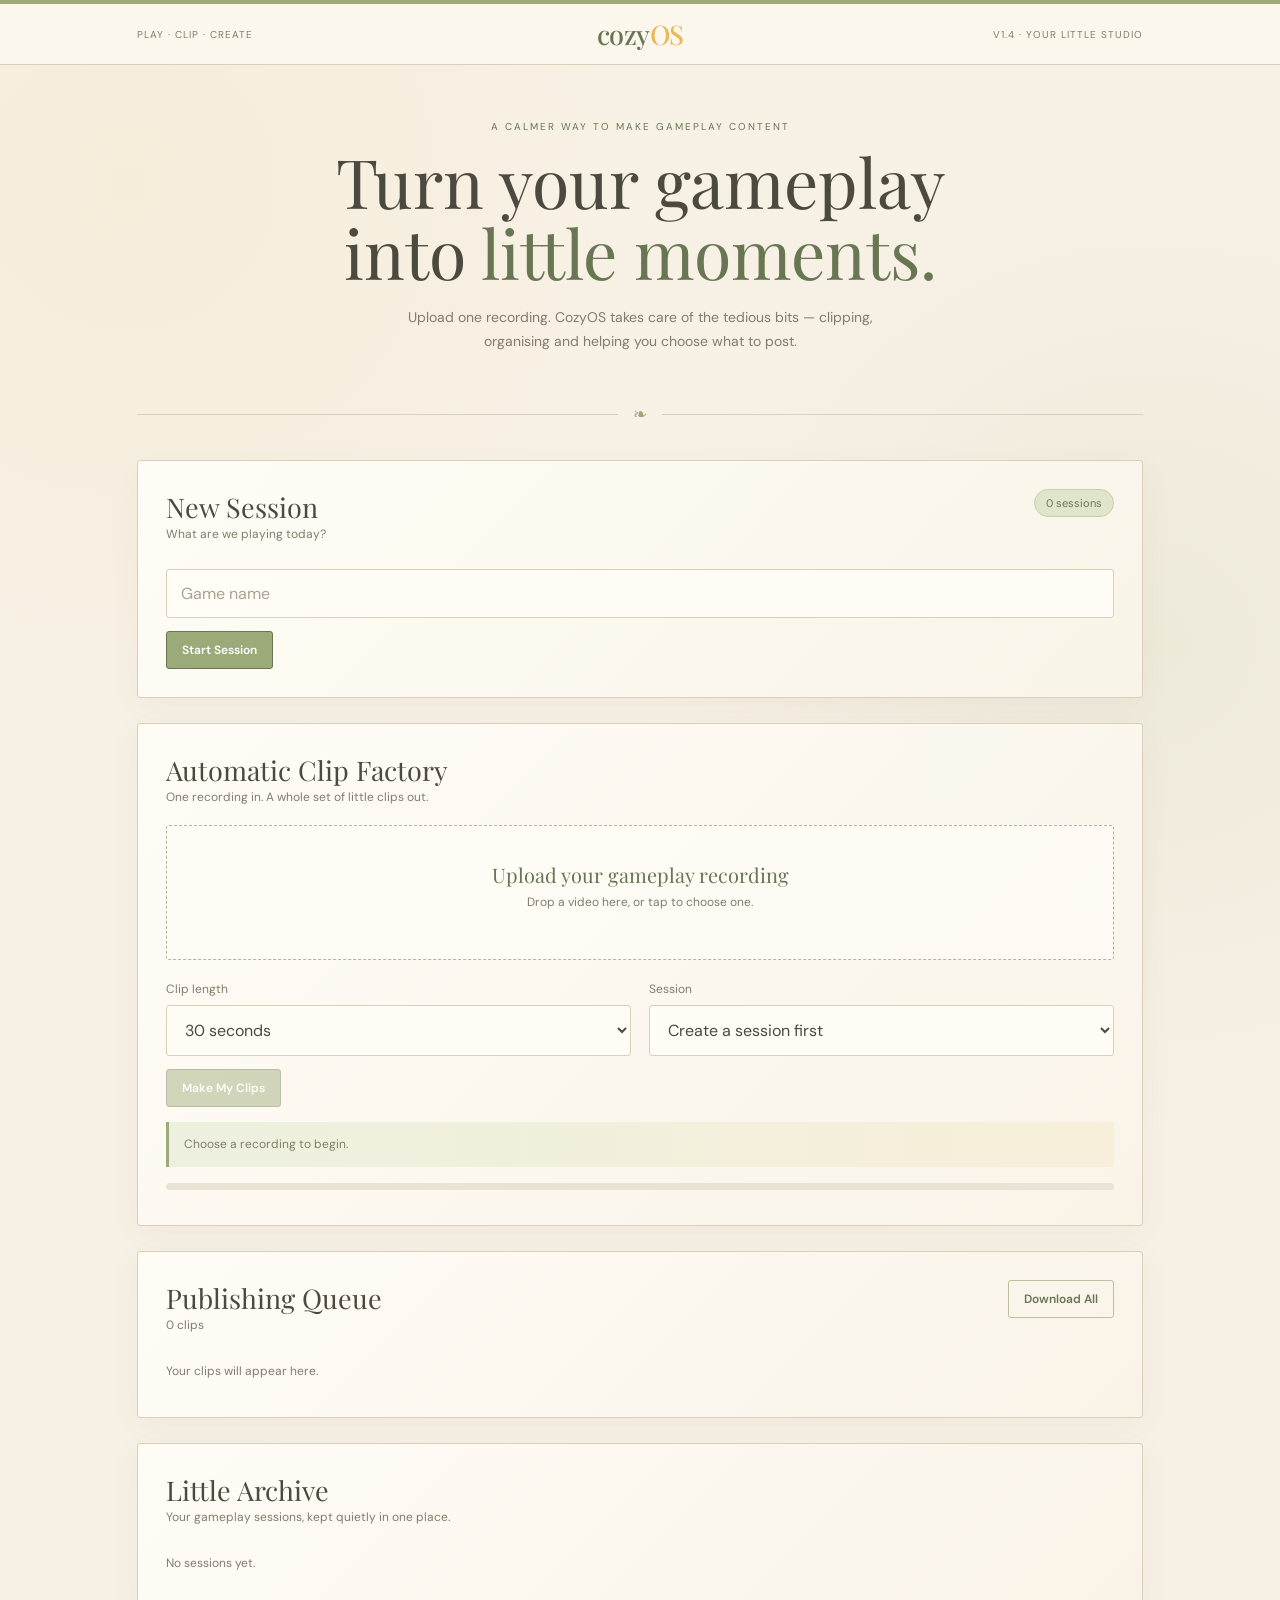
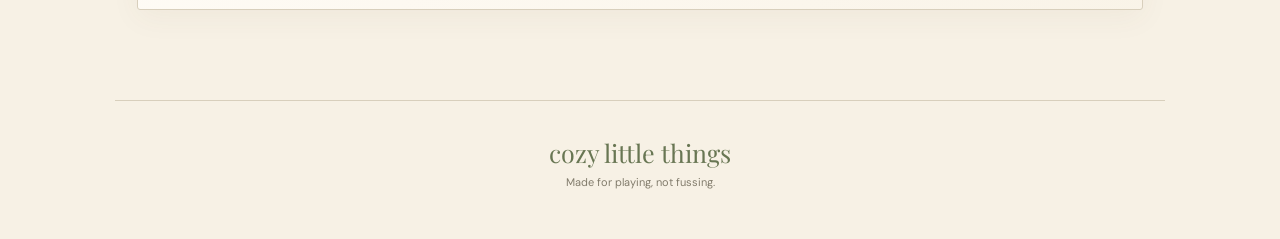
<file: index.html>
<!DOCTYPE html>
<html lang="en">
<head>
<meta charset="UTF-8">
<meta name="viewport" content="width=device-width, initial-scale=1, viewport-fit=cover">
<meta name="theme-color" content="#f4efe2">

<title>CozyOS v1.5</title>

<style>

@import url('https://fonts.googleapis.com/css2?family=DM+Sans:wght@400;500;600&family=Playfair+Display:wght@400;500;600&display=swap');

:root{
  --cream:#f7f1e5;
  --paper:#fcf8ee;
  --paper2:#f2ead9;

  --sage:#9baa78;
  --sage-dark:#687653;
  --sage-light:#dfe5ca;

  --citrus:#e9b85b;
  --citrus-light:#f6dfaa;

  --peach:#e9a477;
  --peach-light:#f4d5bb;

  --text:#4d493d;
  --muted:#827c6c;
  --line:#d8cfbc;

  --white:#fffdf7;
}

*{
  box-sizing:border-box;
}

html{
  scroll-behavior:smooth;
}

body{
  margin:0;
  color:var(--text);

  background:
    radial-gradient(
      circle at 10% 10%,
      rgba(233,184,91,.08),
      transparent 25%
    ),
    radial-gradient(
      circle at 90% 35%,
      rgba(155,170,120,.10),
      transparent 30%
    ),
    var(--cream);

  font-family:
    "DM Sans",
    system-ui,
    sans-serif;
}


/* =========================================================
   HEADER
========================================================= */

.header{
  background:rgba(252,248,238,.96);
  border-top:4px solid var(--sage);
  border-bottom:1px solid var(--line);

  position:relative;
  z-index:2;
}

.header-inner{
  max-width:1050px;
  margin:auto;
  padding:12px 22px;

  display:grid;
  grid-template-columns:1fr auto 1fr;
  align-items:center;
}

.header-side{
  font-size:10px;
  letter-spacing:1px;
  text-transform:uppercase;
  color:var(--muted);
}

.header-side.right{
  text-align:right;
}

.logo{
  font-family:
    "Playfair Display",
    Georgia,
    serif;

  font-size:27px;
  font-weight:500;
  color:var(--sage-dark);
  letter-spacing:-.5px;
}

.logo span{
  color:var(--citrus);
}


/* =========================================================
   HERO
========================================================= */

.hero{
  max-width:1050px;
  margin:0 auto;

  padding:
    55px
    22px
    50px;

  text-align:center;
}

.hero-kicker{
  font-size:10px;
  letter-spacing:2px;
  text-transform:uppercase;
  color:var(--sage-dark);
  margin-bottom:12px;
}

.hero h1{
  font-family:
    "Playfair Display",
    Georgia,
    serif;

  font-weight:400;
  font-size:
    clamp(38px,6vw,68px);

  line-height:1.05;
  margin:0;

  color:#4c4a3e;
}

.hero h1 em{
  color:var(--sage-dark);
  font-style:normal;
}

.hero p{
  max-width:520px;
  margin:18px auto 0;

  font-size:14px;
  line-height:1.7;
  color:var(--muted);
}


/* =========================================================
   BOTANICAL DIVIDER
========================================================= */

.divider{
  width:100%;
  max-width:1050px;
  margin:0 auto;

  display:flex;
  align-items:center;
  gap:15px;

  padding:0 22px;
}

.divider-line{
  height:1px;
  background:var(--line);
  flex:1;
}

.divider-leaf{
  color:var(--sage);
  font-size:17px;
}


/* =========================================================
   MAIN
========================================================= */

.wrap{
  width:100%;
  max-width:1050px;
  margin:auto;

  padding:
    35px
    22px
    65px;
}


/* =========================================================
   CARDS
========================================================= */

.card{
  background:
    linear-gradient(
      135deg,
      rgba(255,253,247,.96),
      rgba(249,244,232,.96)
    );

  border:1px solid var(--line);

  border-radius:3px;

  padding:28px;

  margin-bottom:25px;

  box-shadow:
    0 8px 30px
    rgba(90,78,55,.05);
}

.card-heading{
  display:flex;
  align-items:flex-start;
  justify-content:space-between;
  gap:15px;
  margin-bottom:18px;
}

h2{
  font-family:
    "Playfair Display",
    Georgia,
    serif;

  font-size:27px;
  font-weight:400;

  margin:0;

  color:#4d493d;
}

.small{
  font-size:12px;
  color:var(--muted);
  line-height:1.6;
}

.pill{
  background:var(--sage-light);

  color:var(--sage-dark);

  border:1px solid #c7d0ac;

  border-radius:20px;

  padding:6px 11px;

  font-size:11px;
}


/* =========================================================
   INPUTS
========================================================= */

input,
select{
  width:100%;

  border:1px solid var(--line);

  border-radius:3px;

  padding:13px 14px;

  background:
    rgba(255,253,247,.9);

  color:var(--text);

  font:inherit;

  margin:6px 0 13px;

  outline:none;
}

input::placeholder{
  color:#aaa393;
}

input:focus,
select:focus{
  border-color:var(--sage);

  box-shadow:
    0 0 0 3px
    rgba(155,170,120,.13);
}


/* =========================================================
   BUTTONS
========================================================= */

button{
  border:1px solid var(--sage-dark);

  border-radius:3px;

  padding:10px 15px;

  background:var(--sage);

  color:white;

  font-family:
    "DM Sans",
    sans-serif;

  font-size:12px;

  font-weight:600;

  cursor:pointer;

  transition:
    background .18s ease,
    transform .18s ease;
}

button:hover{
  background:var(--sage-dark);
  transform:translateY(-1px);
}

button:active{
  transform:none;
}

button:disabled{
  opacity:.45;
  cursor:not-allowed;
  transform:none;
}

button.secondary{
  background:transparent;
  color:var(--sage-dark);
  border-color:#b9c19f;
}

button.secondary:hover{
  background:var(--sage-light);
}

button.success{
  background:var(--sage-dark);
  border-color:var(--sage-dark);
}

button.citrus{
  background:var(--citrus);
  border-color:#d2a14a;
  color:#594a2e;
}


/* =========================================================
   UPLOAD
========================================================= */

.drop{
  border:
    1px
    dashed
    #b8b29f;

  border-radius:3px;

  padding:35px 20px;

  text-align:center;

  background:
    rgba(255,253,247,.7);

  cursor:pointer;

  margin-top:8px;

  transition:
    background .2s ease,
    border-color .2s ease;
}

.drop:hover,
.drop.drag{
  background:#f0f2e5;
  border-color:var(--sage);
}

.drop strong{
  display:block;

  font-family:
    "Playfair Display",
    Georgia,
    serif;

  font-size:20px;
  font-weight:400;

  margin-bottom:5px;

  color:var(--sage-dark);
}

.file-name{
  margin-top:12px;

  font-size:12px;
  font-weight:600;

  overflow-wrap:anywhere;
}


/* =========================================================
   CONTROLS
========================================================= */

.control-grid{
  display:grid;

  grid-template-columns:
    1fr
    1fr;

  gap:18px;

  margin-top:20px;
}


/* =========================================================
   NOTICE
========================================================= */

.notice{
  background:
    linear-gradient(
      90deg,
      #edf0df,
      #f7efd9
    );

  border-left:
    3px solid
    var(--sage);

  padding:13px 15px;

  margin-top:15px;

  font-size:12px;

  color:var(--muted);

  line-height:1.55;
}


/* =========================================================
   PROGRESS
========================================================= */

.progress{
  height:7px;

  background:#e9e3d5;

  border-radius:99px;

  overflow:hidden;

  margin:16px 0 7px;
}

.progress-fill{
  height:100%;

  width:0%;

  background:
    linear-gradient(
      90deg,
      var(--sage),
      var(--citrus)
    );

  transition:
    width .15s ease;
}

.progress-label{
  font-size:11px;
  color:var(--muted);
}


/* =========================================================
   PUBLISHING QUEUE
========================================================= */

.clip{
  background:
    rgba(255,253,247,.95);

  border:
    1px solid
    var(--line);

  border-radius:3px;

  padding:19px;

  margin-top:13px;

  position:relative;
}

.clip-number{
  position:absolute;

  top:16px;
  right:17px;

  font-family:
    "Playfair Display",
    Georgia,
    serif;

  color:var(--citrus);

  font-size:16px;
}

.clip-title{
  font-family:
    "Playfair Display",
    Georgia,
    serif;

  font-size:18px;

  color:#4d493d;

  padding-right:35px;

  overflow-wrap:anywhere;
}

.clip-time{
  margin-top:4px;
}


/* =========================================================
   MUSIC
========================================================= */

.music-box{
  margin-top:17px;

  background:
    linear-gradient(
      135deg,
      #f1f3e5,
      #f9eedb
    );

  border:
    1px solid
    #d6d5bf;

  padding:18px;

  border-radius:3px;
}

.music-label{
  font-size:9px;

  text-transform:uppercase;

  letter-spacing:1.7px;

  color:var(--sage-dark);

  margin-bottom:6px;
}

.song-title{
  font-family:
    "Playfair Display",
    Georgia,
    serif;

  font-size:22px;

  color:#4d493d;
}

.song-artist{
  font-size:12px;
  color:var(--muted);

  margin-top:3px;
}

.music-note{
  margin-top:12px;

  padding-top:11px;

  border-top:
    1px solid
    #d8d7c7;

  font-size:11px;

  color:var(--muted);

  line-height:1.6;
}


/* =========================================================
   SESSION ARCHIVE
========================================================= */

.session{
  background:
    rgba(255,253,247,.75);

  border:
    1px solid
    var(--line);

  padding:16px;

  margin-top:10px;

  border-radius:3px;
}


/* =========================================================
   EMPTY
========================================================= */

.empty{
  color:var(--muted);

  font-size:12px;

  padding:10px 0;
}


/* =========================================================
   FOOTER
========================================================= */

.footer{
  max-width:1050px;

  margin:auto;

  border-top:
    1px solid
    var(--line);

  padding:
    35px
    22px
    50px;

  text-align:center;
}

.footer-title{
  font-family:
    "Playfair Display",
    Georgia,
    serif;

  font-size:25px;

  color:var(--sage-dark);
}

.footer-sub{
  font-size:11px;

  color:var(--muted);

  margin-top:6px;
}


/* =========================================================
   MODAL
========================================================= */

.modal{
  position:fixed;

  inset:0;

  background:
    rgba(70,65,48,.35);

  display:flex;

  align-items:center;
  justify-content:center;

  padding:20px;

  z-index:1000;
}

.modal-card{
  width:100%;

  max-width:440px;

  background:var(--paper);

  border:
    1px solid
    var(--line);

  border-top:
    4px solid
    var(--sage);

  border-radius:3px;

  padding:25px;

  box-shadow:
    0 20px 60px
    rgba(50,45,30,.18);
}

.modal-card h2{
  margin-bottom:8px;
}

.hidden{
  display:none!important;
}


/* =========================================================
   RESPONSIVE
========================================================= */

@media(max-width:650px){

  .header-inner{
    grid-template-columns:1fr auto;
  }

  .header-side{
    display:none;
  }

  .logo{
    grid-column:1/-1;
    text-align:center;
  }

  .hero{
    padding:
      45px
      18px
      35px;
  }

  .hero h1{
    font-size:42px;
  }

  .wrap{
    padding:
      25px
      12px
      45px;
  }

  .card{
    padding:20px;
  }

  .control-grid{
    grid-template-columns:1fr;
    gap:0;
  }

  .card-heading{
    align-items:flex-start;
  }

  .actions{
    display:flex;
    flex-wrap:wrap;
    gap:6px;
  }

  .actions button{
    flex:1;
    min-width:105px;
  }

}

</style>
<link rel="manifest" href="./manifest.json">
</head>


<body>


<!-- =======================================================
     HEADER
======================================================= -->

<header class="header">

  <div class="header-inner">

    <div class="header-side">
      PLAY · CLIP · CREATE
    </div>

    <div class="logo">
      cozy<span>OS</span>
    </div>

    <div class="header-side right">
      v1.4 · YOUR LITTLE STUDIO
    </div>

  </div>

</header>


<!-- =======================================================
     HERO
======================================================= -->

<section class="hero">

  <div class="hero-kicker">
    A calmer way to make gameplay content
  </div>

  <h1>
    Turn your gameplay<br>
    into <em>little moments.</em>
  </h1>

  <p>
    Upload one recording. CozyOS takes care of the
    tedious bits — clipping, organising and helping
    you choose what to post.
  </p>

</section>


<div class="divider">

  <div class="divider-line"></div>

  <div class="divider-leaf">
    ❧
  </div>

  <div class="divider-line"></div>

</div>


<main class="wrap">


<!-- =======================================================
     NEW SESSION
======================================================= -->

<section class="card">

  <div class="card-heading">

    <div>

      <h2>
        New Session
      </h2>

      <div class="small">
        What are we playing today?
      </div>

    </div>

    <span
      class="pill"
      id="sessionCount"
    >
      0 sessions
    </span>

  </div>


  <input
    id="gameInput"
    type="text"
    placeholder="Game name"
    autocomplete="off"
  >


  <button
    id="createSession"
  >
    Start Session
  </button>

</section>


<!-- =======================================================
     CLIP FACTORY
======================================================= -->

<section class="card">

  <div class="card-heading">

    <div>

      <h2>
        Automatic Clip Factory
      </h2>

      <div class="small">
        One recording in. A whole set of little clips out.
      </div>

    </div>

  </div>


  <div
    id="dropZone"
    class="drop"
  >

    <strong>
      Upload your gameplay recording
    </strong>

    <div class="small">
      Drop a video here, or tap to choose one.
    </div>


    <input
      id="videoInput"
      type="file"
      accept="video/*"
      hidden
    >


    <div
      id="fileName"
      class="file-name"
    ></div>

  </div>


  <div class="control-grid">

    <div>

      <div class="small">
        Clip length
      </div>


      <select id="clipLength">

        <option value="20">
          20 seconds
        </option>

        <option
          value="30"
          selected
        >
          30 seconds
        </option>

        <option value="40">
          40 seconds
        </option>

      </select>

    </div>


    <div>

      <div class="small">
        Session
      </div>


      <select
        id="sessionSelect"
      ></select>

    </div>

  </div>


  <button
    id="makeClips"
    disabled
  >
    Make My Clips
  </button>


  <div
    id="status"
    class="notice"
  >
    Choose a recording to begin.
  </div>


  <div class="progress">

    <div
      id="progressFill"
      class="progress-fill"
    ></div>

  </div>


  <div
    id="progressText"
    class="progress-label"
  ></div>

</section>


<!-- =======================================================
     PUBLISHING QUEUE
======================================================= -->

<section class="card">

  <div class="card-heading">

    <div>

      <h2>
        Publishing Queue
      </h2>

      <div
        class="small"
        id="clipCount"
      >
        0 clips
      </div>

    </div>


    <button
      id="downloadAll"
      class="secondary"
    >
      Download All
    </button>

  </div>


  <div id="queue"></div>

</section>


<!-- =======================================================
     ARCHIVE
======================================================= -->

<section class="card">

  <div class="card-heading">

    <div>

      <h2>
        Little Archive
      </h2>

      <div class="small">
        Your gameplay sessions, kept quietly in one place.
      </div>

    </div>

  </div>


  <div
    id="sessions"
  ></div>

</section>


</main>


<!-- =======================================================
     FOOTER
======================================================= -->

<footer class="footer">

  <div class="footer-title">
    cozy little things
  </div>

  <div class="footer-sub">
    Made for playing, not fussing.
  </div>

</footer>


<!-- =======================================================
     PROCESSING MODAL
======================================================= -->

<div
  id="loadingModal"
  class="modal hidden"
>

  <div class="modal-card">

    <h2>
      Preparing your clips
    </h2>

    <div
      id="modalText"
      class="small"
    >
      Loading the video engine...
    </div>


    <div class="progress">

      <div
        id="modalProgress"
        class="progress-fill"
      ></div>

    </div>

  </div>

</div>


<script type="module">


/* =========================================================
   COZYOS v1.5
   =========================================================
   
   Functionality:
   
   • Sessions
   • Automatic 20/30/40 second clip mapping
   • Native browser WebM clip export
   • Individual WebM downloads
   • Download All
   • One music suggestion at a time
   • Preview
   • Use this song
   • Give me another
   • No music
   • YouTube tracking
   • Instagram tracking
   
========================================================= */



let sessions=
  JSON.parse(
    localStorage.getItem(
      "cozy_sessions_v14"
    ) || "[]"
  );

let selectedFile=null;
let exportBusy=false;


/* =========================================================
   MUSIC SUGGESTIONS
========================================================= */

const MUSIC=[

  {
    title:"Cylinder Five",
    artist:"Chris Zabriskie",
    preview:
      "https://www.youtube.com/results?search_query=Chris+Zabriskie+Cylinder+Five"
  },

  {
    title:"Night Snow",
    artist:"Asher Fulero",
    preview:
      "https://www.youtube.com/results?search_query=Asher+Fulero+Night+Snow"
  },

  {
    title:"Morning Mandolin",
    artist:"Chris Haugen",
    preview:
      "https://www.youtube.com/results?search_query=Chris+Haugen+Morning+Mandolin"
  },

  {
    title:"Quiet Time",
    artist:"Aaron Kenny",
    preview:
      "https://www.youtube.com/results?search_query=Aaron+Kenny+Quiet+Time"
  },

  {
    title:"Carefree",
    artist:"Kevin MacLeod",
    preview:
      "https://www.youtube.com/results?search_query=Kevin+MacLeod+Carefree"
  }

];


const $=
  id =>
    document.getElementById(id);


/* =========================================================
   HELPERS
========================================================= */

function sleep(ms){

  return new Promise(
    resolve =>
      setTimeout(
        resolve,
        ms
      )
  );

}


function escapeHTML(value){

  return String(value)
    .replace(
      /[&<>"']/g,
      character=>({

        "&":"&amp;",
        "<":"&lt;",
        ">":"&gt;",
        '"':"&quot;",
        "'":"&#039;"

      }[character])
    );

}


function safeFilename(value){

  return String(value)
    .replace(
      /[^a-z0-9]+/gi,
      "_"
    )
    .replace(
      /^_|_$/g,
      ""
    )
    .toLowerCase()
    ||
    "game";

}


function formatTime(seconds){

  seconds=
    Math.max(
      0,
      Math.floor(
        Number(seconds)||0
      )
    );

  const minutes=
    Math.floor(
      seconds/60
    );

  const remaining=
    seconds%60;

  return(
    String(minutes)
      .padStart(2,"0")
    +
    ":"
    +
    String(remaining)
      .padStart(2,"0")
  );

}


function save(){

  localStorage.setItem(
    "cozy_sessions_v14",
    JSON.stringify(
      sessions
    )
  );

  renderAll();

}


function updateStatus(text){

  $("status")
    .textContent=text;

}


function showModal(
  text,
  progress=0
){

  $("loadingModal")
    .classList
    .remove("hidden");

  $("modalText")
    .textContent=text;

  $("modalProgress")
    .style
    .width=
      `${progress}%`;

}


function hideModal(){

  $("loadingModal")
    .classList
    .add("hidden");

}


/* =========================================================
   SESSION CREATION
========================================================= */

$("createSession")
  .onclick=()=>{

    const name=
      $("gameInput")
        .value
        .trim();


    if(!name){

      alert(
        "Enter a game name first."
      );

      return;

    }


    sessions.unshift({

      game:name,

      date:
        new Date()
          .toLocaleDateString(),

      clips:[]

    });


    $("gameInput")
      .value="";


    save();

  };


/* =========================================================
   FILE PICKER
========================================================= */

$("dropZone")
  .onclick=()=>
    $("videoInput").click();


$("videoInput")
  .onchange=e=>
    chooseFile(
      e.target.files[0]
    );


[
  "dragenter",
  "dragover"
]
.forEach(
  eventName=>{

    $("dropZone")
      .addEventListener(
        eventName,
        event=>{

          event.preventDefault();

          $("dropZone")
            .classList
            .add("drag");

        }
      );

  }
);


[
  "dragleave",
  "drop"
]
.forEach(
  eventName=>{

    $("dropZone")
      .addEventListener(
        eventName,
        event=>{

          event.preventDefault();

          $("dropZone")
            .classList
            .remove("drag");

        }
      );

  }
);


$("dropZone")
  .addEventListener(
    "drop",
    event=>{

      chooseFile(
        event
          .dataTransfer
          .files[0]
      );

    }
  );


function chooseFile(file){

  if(!file){
    return;
  }


  if(
    !file.type.startsWith(
      "video/"
    )
  ){

    alert(
      "Please choose a video file."
    );

    return;

  }


  selectedFile=file;


  $("fileName")
    .textContent=
      file.name;


  $("makeClips")
    .disabled=false;


  updateStatus(
    "Ready. Choose your clip length and make your clips."
  );

}


/* =========================================================
   CREATE CLIPS
========================================================= */

$("makeClips")
  .onclick=
  async()=>{

    if(!selectedFile){
      return;
    }


    if(!sessions.length){

      alert(
        "Create a session first."
      );

      return;

    }


    const sessionIndex=
      Number(
        $("sessionSelect")
          .value
      );


    const clipLength=
      Number(
        $("clipLength")
          .value
      );


    const video=
      document.createElement(
        "video"
      );


    const objectURL=
      URL.createObjectURL(
        selectedFile
      );


    video.preload="metadata";
    video.src=objectURL;


    $("makeClips")
      .disabled=true;


    try{

      await new Promise(
        (
          resolve,
          reject
        )=>{

          video.onloadedmetadata=
            resolve;

          video.onerror=
            reject;

        }
      );


      const duration=
        video.duration;


      if(
        !Number.isFinite(
          duration
        ) ||
        duration<=0
      ){

        throw new Error(
          "Invalid video."
        );

      }


      const total=
        Math.ceil(
          duration/
          clipLength
        );


      sessions[
        sessionIndex
      ].clips=[];


      for(
        let i=0;
        i<total;
        i++
      ){

        const start=
          i*
          clipLength;


        const end=
          Math.min(
            start+
            clipLength,
            duration
          );


        sessions[
          sessionIndex
        ].clips.push({

          name:
            `${safeFilename(
              sessions[
                sessionIndex
              ].game
            )}_clip_${String(
              i+1
            ).padStart(
              2,
              "0"
            )}.webm`,

          start,

          end,

          duration:
            end-start,

          yt:false,

          ig:false,

          musicIndex:
            i%
            MUSIC.length,

          musicChoice:
            "pending"

        });


        $("progressFill")
          .style
          .width=
            `${Math.round(
              ((i+1)/total)*
              100
            )}%`;


        $("progressText")
          .textContent=
            `Prepared ${i+1} of ${total} clips`;


        await sleep(0);

      }


      updateStatus(
        `${total} clips are ready.`
      );


      save();

    }
    catch(error){

      console.error(
        error
      );


      updateStatus(
        "CozyOS couldn't read this video."
      );


      alert(
        "I couldn't read this video. Try a standard WebM or MOV recording."
      );

    }
    finally{

      URL.revokeObjectURL(
        objectURL
      );


      $("makeClips")
        .disabled=false;

    }

  };


/* =========================================================
   NATIVE WEBM EXPORT
========================================================= */

function getWebMMimeType(){

  if(!window.MediaRecorder){
    return "";
  }

  const candidates=[
    "video/webm;codecs=vp9,opus",
    "video/webm;codecs=vp8,opus",
    "video/webm"
  ];

  return candidates.find(
    type=>MediaRecorder.isTypeSupported(type)
  ) || "";

}


async function waitForVideoEvent(video,eventName){

  return new Promise((resolve,reject)=>{

    const done=()=>{
      cleanup();
      resolve();
    };

    const fail=()=>{
      cleanup();
      reject(new Error("Video could not be prepared."));
    };

    const cleanup=()=>{
      video.removeEventListener(eventName,done);
      video.removeEventListener("error",fail);
    };

    video.addEventListener(eventName,done,{once:true});
    video.addEventListener("error",fail,{once:true});

  });

}


async function exportClip(clip){

  if(!selectedFile){
    throw new Error("Original video missing.");
  }

  const mimeType=getWebMMimeType();

  if(!mimeType){
    throw new Error("This browser cannot create WebM video.");
  }

  if(!HTMLCanvasElement.prototype.captureStream){
    throw new Error("This browser cannot create a WebM clip from a video.");
  }

  const video=document.createElement("video");
  const canvas=document.createElement("canvas");
  const objectURL=URL.createObjectURL(selectedFile);

  video.src=objectURL;
  video.preload="auto";
  video.playsInline=true;
  video.muted=true;

  try{

    await waitForVideoEvent(video,"loadedmetadata");

    const width=video.videoWidth || 1280;
    const height=video.videoHeight || 720;

    canvas.width=width;
    canvas.height=height;

    const ctx=canvas.getContext("2d",{alpha:false});

    if(!ctx){
      throw new Error("Could not prepare the video canvas.");
    }

    const canvasStream=canvas.captureStream(30);
    const outputStream=new MediaStream();

    canvasStream.getVideoTracks().forEach(
      track=>outputStream.addTrack(track)
    );

    let audioContext=null;
    let audioDestination=null;

    try{
      const AudioContextClass=
        window.AudioContext || window.webkitAudioContext;

      if(AudioContextClass){
        audioContext=new AudioContextClass();
        audioDestination=audioContext.createMediaStreamDestination();

        const audioSource=
          audioContext.createMediaElementSource(video);

        audioSource.connect(audioDestination);

        audioDestination.stream
          .getAudioTracks()
          .forEach(track=>outputStream.addTrack(track));
      }
    }
    catch(error){
      console.warn("CozyOS audio capture unavailable:",error);
      audioContext=null;
      audioDestination=null;
    }

    if(audioContext && audioContext.state==="suspended"){
      await audioContext.resume();
    }

    const recorder=new MediaRecorder(
      outputStream,
      {
        mimeType,
        videoBitsPerSecond:Math.min(
          20_000_000,
          Math.max(8_000_000,width*height*4)
        )
      }
    );

    const chunks=[];

    recorder.ondataavailable=event=>{
      if(event.data && event.data.size){
        chunks.push(event.data);
      }
    };

    const recordingFinished=new Promise((resolve,reject)=>{

      recorder.onstop=resolve;

      recorder.onerror=event=>{
        reject(
          event.error ||
          new Error("WebM recording failed.")
        );
      };

    });

    const start=Math.max(
      0,
      Number(clip.start)||0
    );

    const end=Math.min(
      video.duration,
      Number(clip.end)||video.duration
    );

    if(end<=start){
      throw new Error("Invalid clip range.");
    }

    video.currentTime=start;
    await waitForVideoEvent(video,"seeked");

    let drawing=true;
    let animationFrame=0;
    let stopTimer=0;

    const draw=()=>{

      if(!drawing){
        return;
      }

      ctx.drawImage(
        video,
        0,
        0,
        canvas.width,
        canvas.height
      );

      const elapsed=Math.max(
        0,
        Math.min(
          end-start,
          video.currentTime-start
        )
      );

      $("progressFill").style.width=
        `${Math.round((elapsed/(end-start))*100)}%`;

      animationFrame=requestAnimationFrame(draw);

    };

    const finish=()=>{

      if(!drawing){
        return;
      }

      drawing=false;
      cancelAnimationFrame(animationFrame);
      clearTimeout(stopTimer);

      try{video.pause();}catch(_){ }

      if(recorder.state!=="inactive"){
        recorder.stop();
      }

    };

    ctx.drawImage(
      video,
      0,
      0,
      canvas.width,
      canvas.height
    );

    recorder.start(250);
    draw();

    video.muted=false;
    await video.play();

    const watchEnd=()=>{

      if(video.currentTime>=end-0.04){
        finish();
        return;
      }

      requestAnimationFrame(watchEnd);

    };

    watchEnd();

    stopTimer=setTimeout(
      finish,
      Math.max(250,(end-start+0.5)*1000)
    );

    await recordingFinished;

    const blob=new Blob(
      chunks,
      {type:mimeType}
    );

    if(!blob.size){
      throw new Error("The WebM clip was empty.");
    }

    return blob;

  }
  finally{

    URL.revokeObjectURL(objectURL);

    try{video.pause();}catch(_){ }

    video.removeAttribute("src");
    video.load();

  }

}


/* =========================================================
   DOWNLOAD ONE
========================================================= */

window.downloadClip=
  async(
    sessionIndex,
    clipIndex
  )=>{

    if(exportBusy){
      return;
    }

    if(!selectedFile){
      alert(
        "Please upload the original recording again."
      );
      return;
    }

    const clip=
      sessions[
        sessionIndex
      ].clips[
        clipIndex
      ];

    exportBusy=true;
    $("downloadAll").disabled=true;

    try{

      $("progressFill").style.width="0%";
      $("progressText").textContent="Preparing WebM…";
      updateStatus(`Making ${clip.name}…`);
      showModal("Preparing your WebM clip…",0);

      const blob=await exportClip(clip);
      const url=URL.createObjectURL(blob);
      const link=document.createElement("a");

      link.href=url;
      link.download=clip.name;
      document.body.appendChild(link);
      link.click();
      link.remove();

      await sleep(500);
      URL.revokeObjectURL(url);

      $("progressFill").style.width="100%";
      $("progressText").textContent="Finished.";
      updateStatus(`${clip.name} downloaded as WebM.`);

    }
    catch(error){

      console.error(error);
      updateStatus("WebM export failed.");
      alert(
        "CozyOS couldn't create the WebM clip. Try reloading the page and trying again."
      );

    }
    finally{

      hideModal();
      exportBusy=false;
      $("downloadAll").disabled=false;

    }

  };


/* =========================================================
   DOWNLOAD ALL
========================================================= */

$("downloadAll")
  .onclick=
  async()=>{

    if(exportBusy){
      return;
    }


    if(!selectedFile){

      alert(
        "Please upload the original recording first."
      );

      return;

    }


    const jobs=[];


    sessions.forEach(
      (
        session,
        sessionIndex
      )=>{

        (
          session.clips||
          []
        ).forEach(
          (
            clip,
            clipIndex
          )=>{

            jobs.push({

              sessionIndex,

              clipIndex,

              clip

            });

          }
        );

      }
    );


    if(!jobs.length){

      alert(
        "There are no clips yet."
      );

      return;

    }


    exportBusy=true;

    $("downloadAll")
      .disabled=true;


    try{

      for(
        let i=0;
        i<jobs.length;
        i++
      ){

        const job=
          jobs[i];


        updateStatus(
          `Making clip ${i+1} of ${jobs.length}…`
        );


        const blob=
          await exportClip(
            job.clip
          );


        const url=
          URL.createObjectURL(
            blob
          );


        const link=
          document.createElement(
            "a"
          );


        link.href=url;

        link.download=
          job.clip.name;


        document.body
          .appendChild(
            link
          );


        link.click();

        link.remove();


        await sleep(1500);


        URL.revokeObjectURL(
          url
        );


        $("progressFill")
          .style
          .width=
            `${Math.round(
              ((i+1)/
              jobs.length)*
              100
            )}%`;

      }


      $("progressText")
        .textContent=
          "All done.";


      updateStatus(
        `All ${jobs.length} clips are ready.`
      );

    }
    catch(error){

      console.error(
        error
      );


      updateStatus(
        "Download All stopped."
      );


      alert(
        "One of the clips could not be exported. The clips already downloaded are safe."
      );

    }
    finally{

      exportBusy=false;

      $("downloadAll")
        .disabled=false;

    }

  };


/* =========================================================
   MUSIC
========================================================= */

window.useMusic=
  (
    sessionIndex,
    clipIndex
  )=>{

    sessions[
      sessionIndex
    ].clips[
      clipIndex
    ].musicChoice=
      "used";

    save();

  };


window.noMusic=
  (
    sessionIndex,
    clipIndex
  )=>{

    sessions[
      sessionIndex
    ].clips[
      clipIndex
    ].musicChoice=
      "none";

    save();

  };


window.anotherMusic=
  (
    sessionIndex,
    clipIndex
  )=>{

    const clip=
      sessions[
        sessionIndex
      ].clips[
        clipIndex
      ];


    clip.musicIndex=
      (
        Number(
          clip.musicIndex||
          0
        )+
        1
      )%
      MUSIC.length;


    clip.musicChoice=
      "pending";


    save();

  };


function renderMusic(
  sessionIndex,
  clipIndex,
  clip
){

  if(
    clip.musicChoice===
    "none"
  ){

    return`

      <div class="music-box">

        <div class="music-label">
          Music
        </div>

        <div class="song-title">
          No music
        </div>

        <div class="music-note">
          Keeping this one quiet.
        </div>

        <div class="actions">

          <button
            class="secondary"
            onclick="
              anotherMusic(
                ${sessionIndex},
                ${clipIndex}
              )
            "
          >
            Give me another song
          </button>

        </div>

      </div>

    `;

  }


  const song=
    MUSIC[
      Number(
        clip.musicIndex||
        0
      )
    ];


  return`

    <div class="music-box">

      <div class="music-label">
        One little music suggestion
      </div>

      <div class="song-title">
        ${escapeHTML(
          song.title
        )}
      </div>

      <div class="song-artist">
        ${escapeHTML(
          song.artist
        )}
      </div>


      <div class="actions">

        <a
          href="${song.preview}"
          target="_blank"
          rel="noopener noreferrer"
        >

          <button
            class="secondary"
            type="button"
          >
            Preview
          </button>

        </a>


        <button
          class="${
            clip.musicChoice===
            "used"
              ? "success"
              : ""
          }"
          onclick="
            useMusic(
              ${sessionIndex},
              ${clipIndex}
            )
          "
        >

          ${
            clip.musicChoice===
            "used"
              ? "✓ Song chosen"
              : "Use this song"
          }

        </button>


        <button
          class="secondary"
          onclick="
            anotherMusic(
              ${sessionIndex},
              ${clipIndex}
            )
          "
        >
          Give me another
        </button>


        <button
          class="secondary"
          onclick="
            noMusic(
              ${sessionIndex},
              ${clipIndex}
            )
          "
        >
          No music
        </button>

      </div>


      ${
        clip.musicChoice===
        "used"

        ?

        `

          <div class="music-note">

            Selected:

            <strong>
              ${escapeHTML(
                song.title
              )}
              —
              ${escapeHTML(
                song.artist
              )}
            </strong>

            <br>

            Add the track through Instagram's
            native music library when posting.

          </div>

        `

        :

        ""

      }

    </div>

  `;

}


/* =========================================================
   PLATFORM TRACKING
========================================================= */

window.toggleYouTube=
  (
    sessionIndex,
    clipIndex
  )=>{

    const clip=
      sessions[
        sessionIndex
      ].clips[
        clipIndex
      ];


    clip.yt=
      !clip.yt;


    save();

  };


window.toggleInstagram=
  (
    sessionIndex,
    clipIndex
  )=>{

    const clip=
      sessions[
        sessionIndex
      ].clips[
        clipIndex
      ];


    clip.ig=
      !clip.ig;


    save();

  };


/* =========================================================
   QUEUE
========================================================= */

function renderQueue(){

  const all=[];


  sessions.forEach(
    (
      session,
      sessionIndex
    )=>{

      (
        session.clips||
        []
      ).forEach(
        (
          clip,
          clipIndex
        )=>{

          all.push({

            session,

            sessionIndex,

            clip,

            clipIndex

          });

        }
      );

    }
  );


  $("clipCount")
    .textContent=
      `${all.length} clip${
        all.length===1
          ? ""
          : "s"
      }`;


  if(!all.length){

    $("queue")
      .innerHTML=`

        <div class="empty">
          Your clips will appear here.
        </div>

      `;

    return;

  }


  $("queue")
    .innerHTML=

      all.map(
        (
          item,
          index
        )=>`

          <div class="clip">

            <div class="clip-number">
              ${String(
                index+1
              ).padStart(
                2,
                "0"
              )}
            </div>


            <div class="clip-title">

              ${escapeHTML(
                item.clip.name
              )}

            </div>


            <div class="small clip-time">

              ${escapeHTML(
                item.session.game
              )}

              ·

              ${formatTime(
                item.clip.start
              )}

              –

              ${formatTime(
                item.clip.end
              )}

            </div>


            ${renderMusic(
              item.sessionIndex,
              item.clipIndex,
              item.clip
            )}


            <div class="actions">

              <button
                class="citrus"
                onclick="
                  downloadClip(
                    ${item.sessionIndex},
                    ${item.clipIndex}
                  )
                "
              >
                Download WebM
              </button>


              <button
                class="${
                  item.clip.yt
                    ? "success"
                    : ""
                }"
                onclick="
                  toggleYouTube(
                    ${item.sessionIndex},
                    ${item.clipIndex}
                  )
                "
              >

                ${
                  item.clip.yt
                    ? "✓ YouTube"
                    : "YouTube"
                }

              </button>


              <button
                class="${
                  item.clip.ig
                    ? "success"
                    : ""
                }"
                onclick="
                  toggleInstagram(
                    ${item.sessionIndex},
                    ${item.clipIndex}
                  )
                "
              >

                ${
                  item.clip.ig
                    ? "✓ Instagram"
                    : "Instagram"
                }

              </button>

            </div>

          </div>

        `
      )
      .join("");

}


/* =========================================================
   SESSIONS
========================================================= */

function renderSessions(){

  $("sessionCount")
    .textContent=
      `${sessions.length} session${
        sessions.length===1
          ? ""
          : "s"
      }`;


  const selector=
    $("sessionSelect");


  if(!sessions.length){

    selector.innerHTML=`

      <option value="">
        Create a session first
      </option>

    `;

  }
  else{

    selector.innerHTML=

      sessions.map(
        (
          session,
          index
        )=>`

          <option
            value="${index}"
          >

            ${escapeHTML(
              session.game
            )}

            —

            ${escapeHTML(
              session.date
            )}

          </option>

        `
      )
      .join("");

  }


  if(!sessions.length){

    $("sessions")
      .innerHTML=`

        <div class="empty">
          No sessions yet.
        </div>

      `;

    return;

  }


  $("sessions")
    .innerHTML=

      sessions.map(
        (
          session,
          index
        )=>`

          <div class="session">

            <div class="row">

              <div>

                <strong>
                  ${escapeHTML(
                    session.game
                  )}
                </strong>

                <div class="small">

                  ${escapeHTML(
                    session.date
                  )}

                  ·

                  ${
                    (
                      session.clips||
                      []
                    ).length
                  }

                  clips

                </div>

              </div>


              <button
                class="secondary"
                onclick="
                  document
                    .getElementById(
                      'sessionSelect'
                    )
                    .value=
                      ${index}

                  window.scrollTo({
                    top:0,
                    behavior:'smooth'
                  })
                "
              >

                Use for Clipping

              </button>

            </div>

          </div>

        `
      )
      .join("");

}


/* =========================================================
   INITIAL RENDER
========================================================= */

function renderAll(){

  renderSessions();

  renderQueue();

}


renderAll();

</script>

</body>
</html>
</file>
